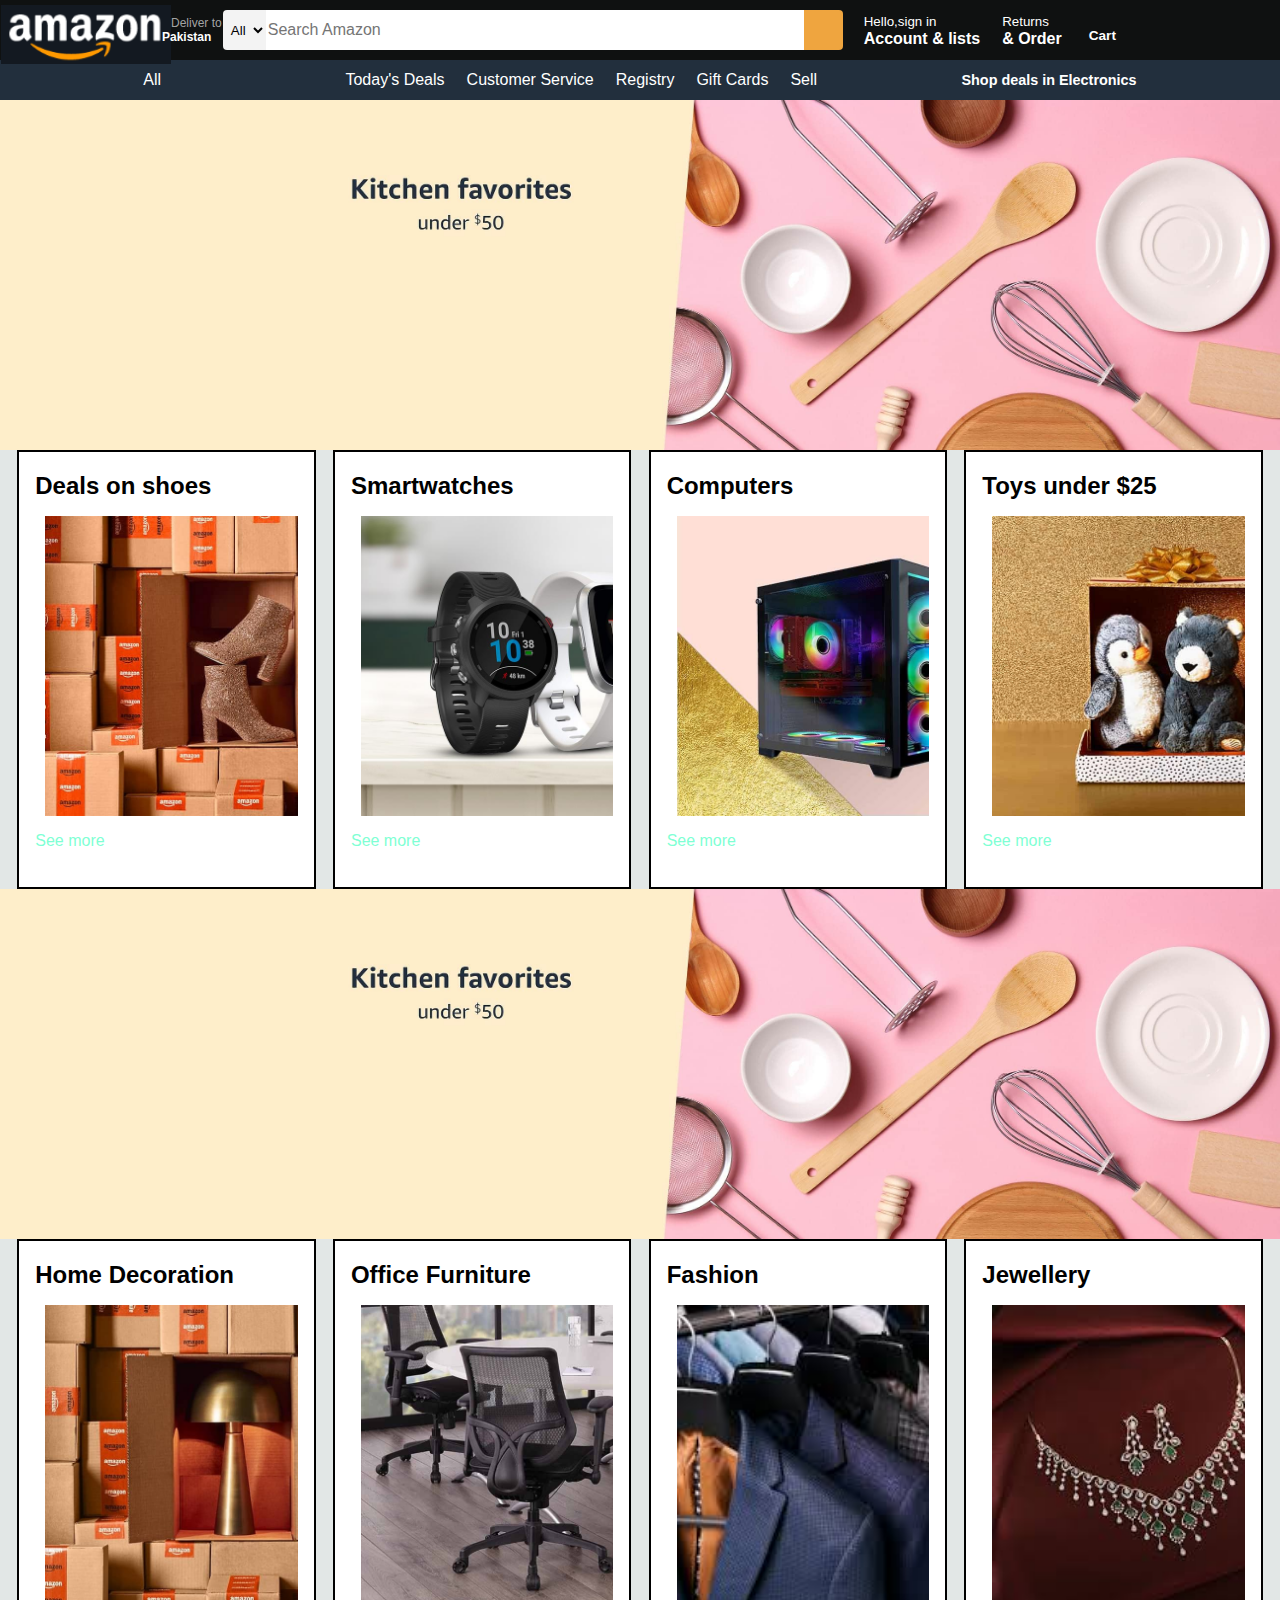
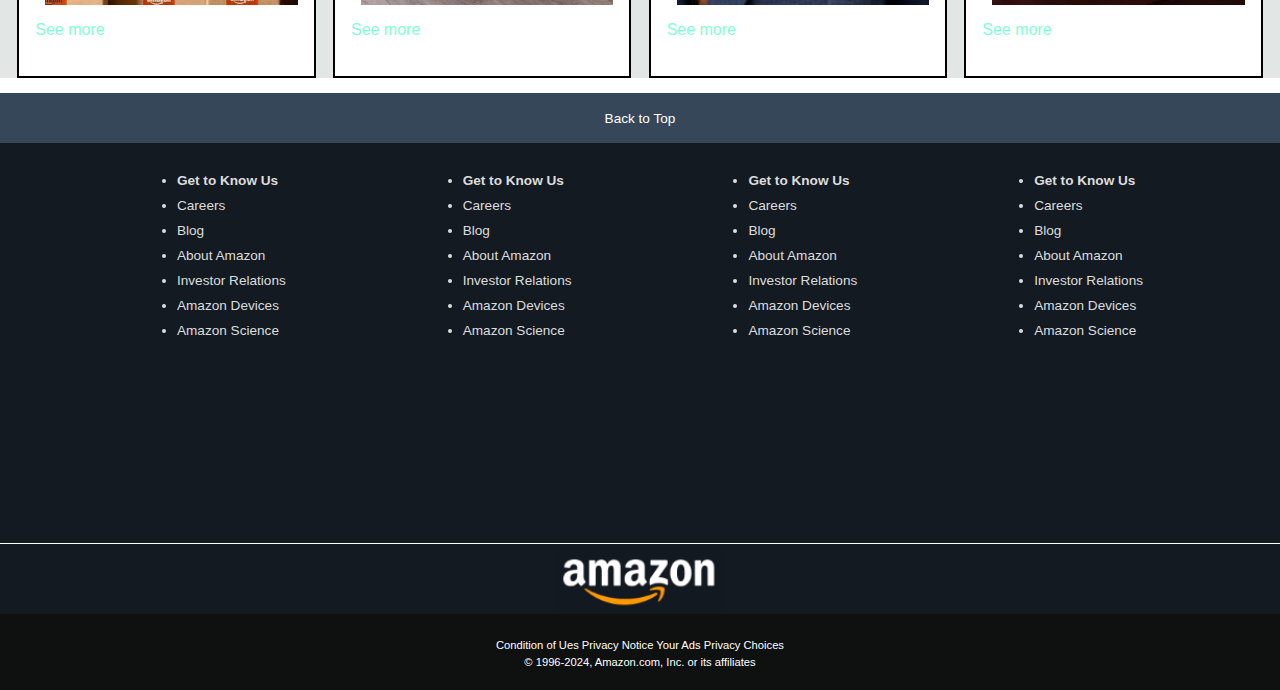
<file: index.html>
<!DOCTYPE html>
<html lang="en">
<head>
    <meta charset="UTF-8">
    <meta name="viewport" content="width=device-width, initial-scale=1.0">
    <title>Document</title>
    <link rel="stylesheet" href="https://cdnjs.cloudflare.com/ajax/libs/font-awesome/6.5.2/css/all.min.css" integrity="sha512-SnH5WK+bZxgPHs44uWIX+LLJAJ9/2PkPKZ5QiAj6Ta86w+fsb2TkcmfRyVX3pBnMFcV7oQPJkl9QevSCWr3W6A==" crossorigin="anonymous" referrerpolicy="no-referrer" />
    <link rel="stylesheet" href="style.css">
    
</head>
<body> 
   <header>
    <div class="navbar">
        <div class="nav-logo border">
            <div class="logo"></div>
        </div>
        <div class="nav-address border">
            <p style="font-size: 12px; color: #cccc; margin-left: 18px;">Deliver to</p>
            <div class="add-icon">
                <i class="fa-solid fa-location-dot"></i>
                <p style="margin-left: 3px;"><strong>Pakistan</strong></p>
            </div>
           
                </div>
                <div class="nav-search">
                    <select class="search-select">
                        <option>All</option>
                    </select>
                    <input placeholder="Search Amazon " class="search-input">
                    <div class="search-icon">
                        <i class="fa-solid fa-magnifying-glass"></i>
            </div>
            </div>          
            <div class="nav-signin border">
                <p><small>Hello,sign in</small>
                    <br><strong>Account & lists</strong>
                </p>
              
            </div>
            <div class="nav-return border">
                <p><small>Returns</small>
                    <br><strong>& Order</strong>
                </p>
             
            </div>
            <div class="nav-cart border ">
                <i class="fa-solid fa-cart-shopping"></i> Cart
            </div>
            </div>
            <div class="panel">
                <div class="panel-all border">
                    <i class="fa-solid fa-bars"></i>
                    All
                </div>
                <div class="panel-ops">
                    <div class="panel-ops1 border">Today's Deals</div>
                    <div class="panel-ops2 border">Customer Service</div> 
                    <div class="panel-ops3 border">Registry</div> 
                    <div class="panel-ops4 border">Gift Cards</div> 
                    <div class="panel-ops5 border">Sell </div>  
                </div>
                <div class="panel-deals border">
                    Shop deals in Electronics
                </div>
            </div>
               </header>
               <div class="hero-section">
             </div>
                  
               <div class="shop-section">
                <div class="box1 box">
                   <div class="box-content">
                    <h2>Deals on shoes</h2>
                    <div class="box-img" style="background-image: url('Box1.jpg');"></div>
                    <p>See more</p>
                   </div>
                    
                    
                </div>
                <div class="box2 box">
                    <div class="box-content">
                        <h2>Smartwatches</h2>
                        <div class="box-img" style="background-image: url('Box2.jpg');"></div>
                        <p>See more</p>
                       </div>
                </div>
                <div class="box3 box"> <div class="box-content">
                    <h2>Computers</h2>
                    <div class="box-img" style="background-image: url('Box3.jpg.jpg');"></div>
                    <p>See more</p>
                   </div></div>
                <div class="box4 box"> <div class="box-content">
                    <h2>Toys under $25</h2>
                    <div class="box-img" style="background-image: url('Box4.jpg');"></div>
                    <p>See more</p>
                   </div></div>
               </div>
            </div>
        </header>
        <div class="hero-section">
      </div>
           
        <div class="shop-section">
         <div class="box1 box">
            <div class="box-content">
             <h2>Home Decoration</h2>
             <div class="box-img" style="background-image: url('box5.jpg');"></div>
             <p>See more</p>
            </div>
             
             
         </div>
         <div class="box2 box">
             <div class="box-content">
                 <h2>Office Furniture</h2>
                 <div class="box-img" style="background-image: url('box6.jpg');"></div>
                 <p>See more</p>
                </div>
         </div>
         <div class="box3 box"> <div class="box-content">
             <h2>Fashion</h2>
             <div class="box-img" style="background-image: url('box7.jpg');"></div>
             <p>See more</p>
            </div></div>
         <div class="box4 box"> <div class="box-content">
             <h2>Jewellery</h2>
             <div class="box-img" style="background-image: url('box8.jpg');"></div>
             <p>See more</p>
            </div></div>
        </div>
        <footer>
            <div class="foot-panel1 ">
                Back to Top
            </div>
          
              <div class="foot-panel2">
                <ul>
                    <li style="font-weight: 700;">Get to Know Us</li>
                    <li>Careers</li>
                    <li> Blog</li>
                    <li>About Amazon</li>
                    <li>Investor Relations</li>
                    <li>Amazon Devices</li>
                    <li>Amazon Science</li>
                </ul>
                <ul>
                    <li style="font-weight: 700; ">Get to Know Us</li>
                    <li>Careers</li>
                    <li> Blog</li>
                    <li>About Amazon</li>
                    <li>Investor Relations</li>
                    <li>Amazon Devices</li>
                    <li>Amazon Science</li>
                </ul> 
                <ul>
                    <li style="font-weight: 700;">Get to Know Us</li>
                    <li>Careers</li>
                    <li> Blog</li>
                    <li>About Amazon</li>
                    <li>Investor Relations</li>
                    <li>Amazon Devices</li>
                    <li>Amazon Science</li>
                </ul> 
                <ul>
                    <li style="font-weight: 700;">Get to Know Us</li>
                    <li>Careers</li>
                    <li> Blog</li>
                    <li>About Amazon</li>
                    <li>Investor Relations</li>
                    <li>Amazon Devices</li>
                    <li>Amazon Science</li>
                </ul>
            </div>  
               <div class="foot-panel3">
                <div class="logo"></div>
               </div>
               
            </div>
            <div class="foot-panel4">
                <div class="pages">
                    <a>Condition of Ues</a>
                    <a>Privacy Notice</a>
                    <a>Your Ads Privacy Choices</a>
                </div>
                <div class="copyright">© 1996-2024, Amazon.com, Inc. or its affiliates</div>
            </div>
        </footer>
               
               
</body>
</html>
</file>
<file: style.css>
* {
  margin: 0;
  font-family: Arial;
  border: border-box;
}
.navbar{
  height: 60px;
  background-color:#0f1111;
  color: white;
  display:flex;
  align-items: center;
  /* justify-content: center; */
}
.nav-logo{
  height: 50px;
  width: 150px;
}
.logo{
  background-image: url("Screenshot\ 2024-07-08\ 125308.png");
  background-size: cover;
  height: 50px;
  width: 100%;
}
.border{
  border: 1.5px solid transparent
}
.border:hover
{
  border: 1.5px solid white;
}
.add-icon{
  display:flex;
  align-items: center;
  
}
.nav-address i{
        margin-left: 6px;
        font-size: 12px;
}
.nav-address p{
  font-size: 12px;
}
/* box3 */
.nav-search{
  justify-content: space-evenly;
  display: flex;
  height: 40px;
  width: 620px;
  /* background-color: orange; */
  border-radius: 4px;
}
.search-select{
  background-color: #f3f3f3;
  width: 50px;
  text-align: center;
  border-top-left-radius: 4px;
  border-bottom-left-radius: 4px;
  border: none;
}
.search-input{
 
  width: 100%;
  font-size: 1rem;
  border: none;
  
}
.search-icon{
  width: 45px;
  display:flex;
  justify-content: center;
  align-items: center;
  font-size: 1.2rem;
  background-color: rgb(239, 165, 63);
  border-top-right-radius: 4px;
  border-bottom-right-radius: 4px;
  color: #0f1111;
}
.nav-search:hover{
  border: 2px solid orange;
}
/* box4 */
span{
  margin-left: 60px;
  font-size: 12px;
  text-align: center;
}
.nav-signin{
  margin-left: 20px;
}
.nav-return{
  margin-left: 20px;
}
.signin-two{
  font-size: 14px;
  margin-left: 60px;
  font-weight: 700;
  text-align: center;
}
.nav-cart i {
  margin-left: 25px;
  font-size: 30px;
}
.nav-cart{
  font-size: 0.85rem;
  font-weight: 700;
  /* border: 20px; */
}
.panel{
  height: 40px;
  background-color:#222f3d ;
  display:flex;
  color: white;
  align-items: center;
  justify-content: space-evenly;
  
}
.panel-ops {
  display:inline;
  margin-left: 20px;
  display: flex;
}
.panel-ops1{
  margin-left: 20px;
}
.panel-ops2{
margin-left: 20px;
}
.panel-ops4{
  margin-left: 20px;
}
.panel-ops3{
  margin-left: 20px;
}
.panel-ops5{
  margin-left: 20px;
}
.panel-ops
.panel-ops{
  width: 70%;
  font-size: 0.85rem;
}
.panel-deals{
  font-size: 0.9rem;
  font-weight: 700
  ;

}
/* HERO-SECTION */
.hero-section{
 background-image: url(hero.jpg.jpg) ;
  height: 350px;
  background-size: cover;
}

/* sho-section */
.shop-section{
  display: flex;
  flex-wrap: wrap;
  justify-content: space-evenly;
  background-color: #e2e7e6;

}
.box{
  border: 2px solid black;
  height: 400px;
  width: 23%;
  background-color: white;
  padding: 20px 0px 15px;
}
.box-img{
  height:300px;
 
  /* background-size: cover; */
  background-size:cover;
  margin-bottom: 1rem;
  margin-top: 1rem;
  margin-left: 10px;
}

.box-content{
  margin-left: 1rem;
  margin-right: 1rem;
  
}
.box-content p{
  color: aquamarine;
}
/* footer */
footer{
  margin-top: 15px ;
}
.foot-panel1{
  background-color: #37475a;
  color: white;
  height: 50px;
  display: flex;
  justify-content: center;
  align-items: center;
  font-size: 0.85rem;
}
.foot-panel2{
  background-color: #131A22;
  color: white;
  height: 400px;
  display: flex;
  justify-content: space-evenly;
 
}
ul{
  margin-top: 20px;
}
ul li{
  font-size: 0.85rem;
  margin-top: 10px;
  color: #dddddd;
  margin-top: 10px;
}

.foot-panel3{ 

  background-color: #131A22;
  color: white;
  border-top: 0.5px solid white;
  height: 70px;
  display: flex;
  justify-content: center;
  align-items: center;

}
.logo{
  background-image: url("Screenshot\ 2024-07-08\ 125308.png");
  background-size: cover;
  height: 59px;
  width: 170px;
  
} 
.foot-panel4{
  background-color: #0f1111;
  color: white;
  height: 76px;
  
.pages{
  font-size: 0.7rem;
  text-align: center;
  padding-top: 25px; 
}
.copyright{
  padding-top: 5px;
  font-size: 0.7rem;
  text-align: center;

}
</file>
